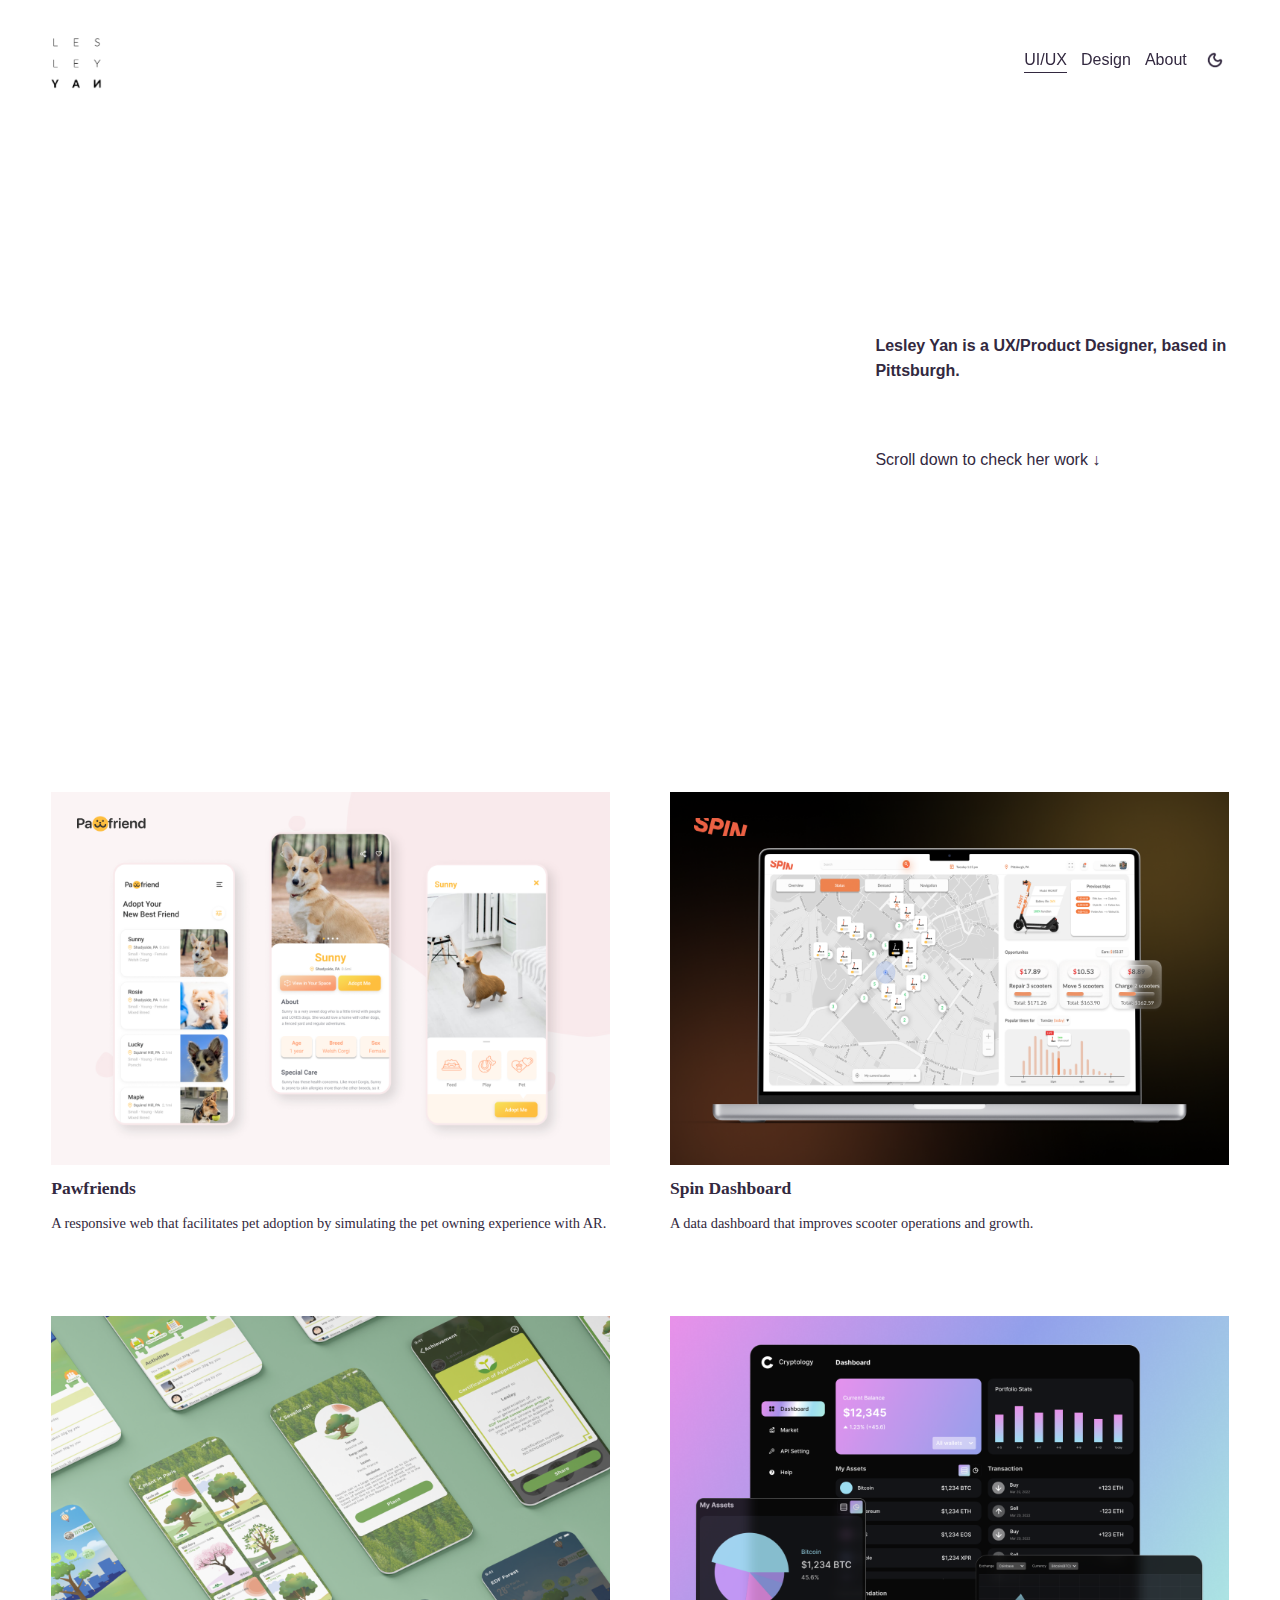
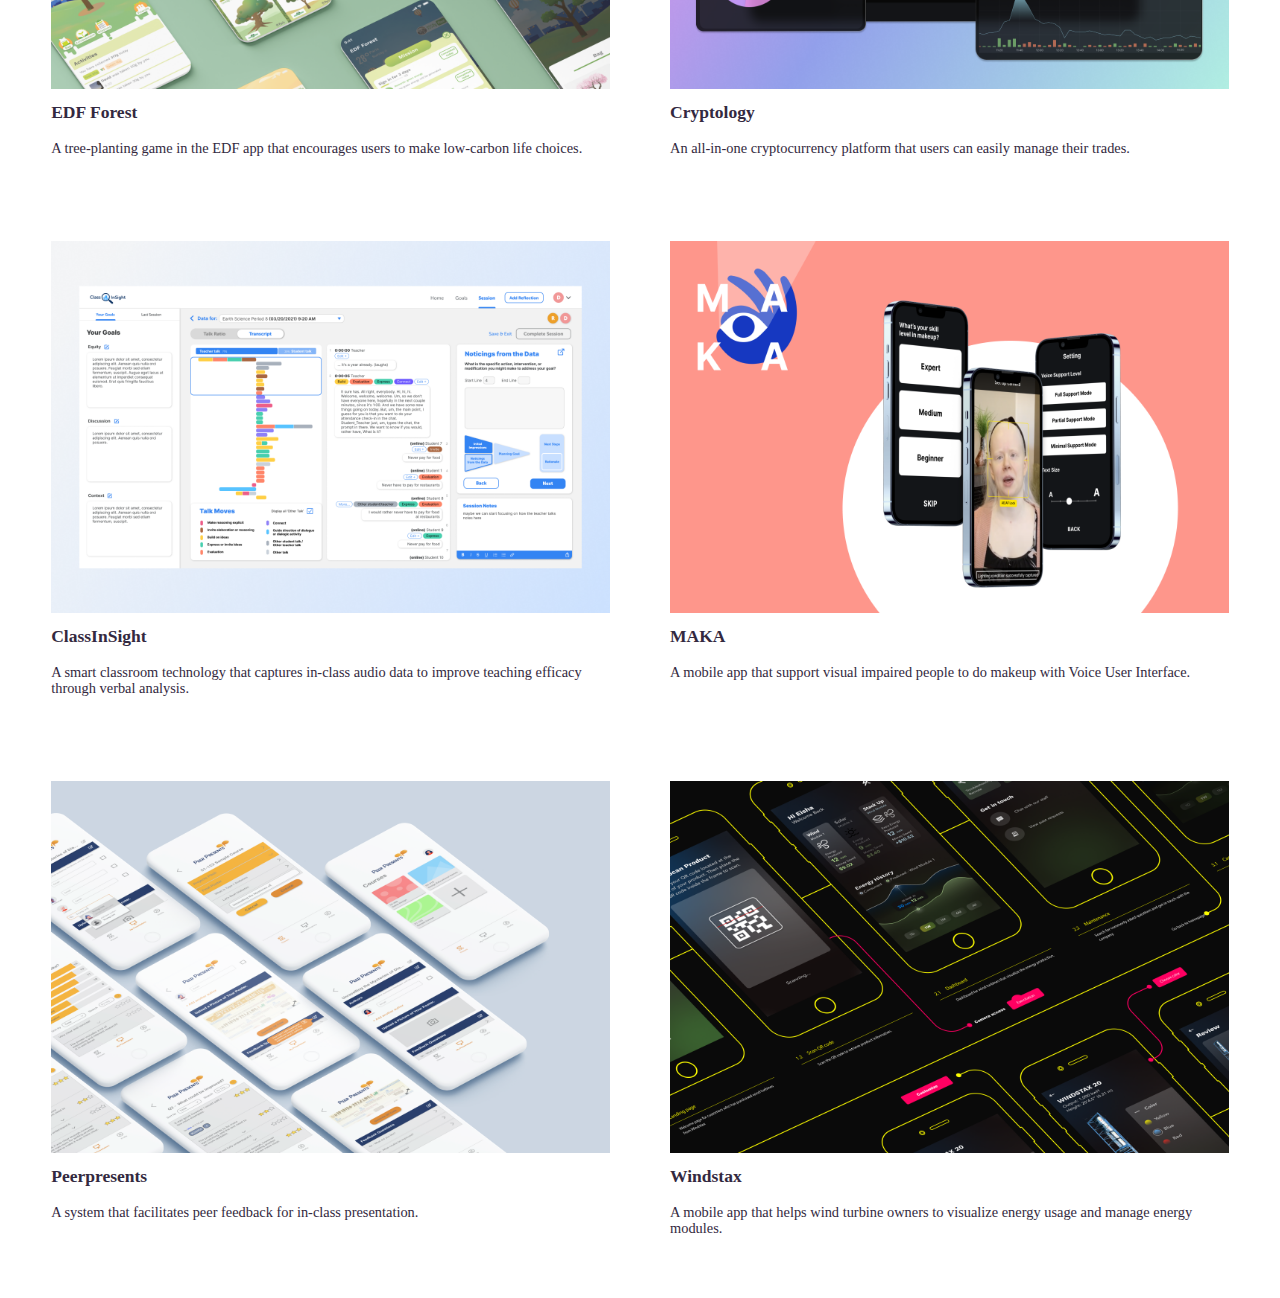
<file: index.html>
<!DOCTYPE html>
<html lang="en">

<head>
  <meta charset="utf-8">
  <meta http-equiv="X-UA-Compatible" content="IE=edge,chrome=1">
  <meta name="viewport" content="width=device-width, initial-scale=1">
  <title>Lesley Yan</title>
  <link rel="shortcut icon" type="image/x-icon" href="favicon.ico">
  <meta name="description" content="">
  <link rel="stylesheet" type="text/css" href="css/index.css">
  <link rel="stylesheet" type="text/css" href="css/animate.min.css">
  <link href="https://fonts.googleapis.com/css?family=DM+Serif+Display|Open+Sans|Avenir" rel="stylesheet">
  <script src="js/jquery.min.js"></script>
  <script src="js/isScroll.js"></script>
  <script>
    $(document).ready(function () {
      isScroll.init('.portfolio-grid-basic');
      const top = $('.header-announcement-bar-wrapper').outerHeight()
      $('.header-menu-nav').css('padding-top', `${top}px`)
      $(window).resize(function () {
        const top = $('.header-announcement-bar-wrapper').outerHeight()
        $('.header-menu-nav').css('padding-top', `${top}px`)
      });
    });

  </script>
</head>

<body class="tweak-portfolio-grid-basic-width-full  tweak-portfolio-grid-basic-height-small" tabindex="-1">
  <div class="clearfix site-wrapper">
    <div class="floating-cart hidden">
      <a href="#" class="icon icon--stroke icon--cart sqs-custom-cart">
        <span class="Cart-inner">
          <svg class="icon icon--cart" viewBox="0 0 31 24">
            <g class="svg-icon cart-icon--odd">
              <circle stroke-miterlimit="10" cx="22.5" cy="21.5" r="1"></circle>
              <circle stroke-miterlimit="10" cx="9.5" cy="21.5" r="1"></circle>
              <path fill="none" stroke-miterlimit="10" d="M0,1.5h5c0.6,0,1.1,0.4,1.1,1l1.7,13
      c0.1,0.5,0.6,1,1.1,1h15c0.5,0,1.2-0.4,1.4-0.9l3.3-8.1c0.2-0.5-0.1-0.9-0.6-0.9H12"></path>
            </g>
          </svg>
          <div class="icon-cart-quantity">
            <span class="sqs-cart-quantity">0</span>
          </div>
        </span>
      </a>
    </div>

    <header class="header theme-col--primary" tabindex="-1">
      <div class="sqs-announcement-bar-dropzone"></div>

      <div class="header-announcement-bar-wrapper">
        <a href="#" tabindex="1" class="header-skip-link sqs-button-element--primary">
          Skip to Content
        </a>
        <div class="header-border" style="border-width: 0px !important"></div>
        <div class="header-dropshadow" style=""></div>

        <div class="header-inner container--fluid header-mobile-layout-logo-left-nav-right header-layout-nav-right"
          style="padding: 0">
          <div class="header-background theme-bg--primary"></div>

          <div class="header-display-desktop">
            <div class="header-title-nav-wrapper">
              <div class="header-title">
                <div class="header-title-logo">
                  <a href="index.html">
                    <img src="" class="logoImg" alt="Lesley Yan" />
                  </a>
                </div>
              </div>
              <div class="header-nav">
                <div class="header-nav-wrapper">
                  <nav class="header-nav-list">
                    <div class="header-nav-item header-nav-item--collection header-nav-item--active">
                      <a href="index.html">
                        <span class="visually-hidden">Current Page:</span>

                        UI/UX
                      </a>
                    </div>

                    <div class="header-nav-item header-nav-item--collection">
                      <a href="design.html">
                        Design
                      </a>
                    </div>
                    <div class="header-nav-item header-nav-item--collection">
                      <a href="about.html">
                        About
                      </a>
                    </div>
                    <div class="header-nav-item header-nav-item--collection">
                      <img onclick="changeMode()" src="" id="mode">
                      <style>
                        #mode {
                          width: 28px;
                          cursor: pointer;
                        }
                      </style>
                    </div>
                  </nav>
                </div>
              </div>
            </div>

            <div class="header-actions header-actions--right">
              <div class="showOnMobile"></div>

              <div class="showOnDesktop"></div>
            </div>

            <div class="header-burger menu-overlay-has-visible-non-navigation-items no-actions">
              <button class="header-burger-btn burger">
                <span hidden="" class="js-header-burger-open-title visually-hidden">Open Menu</span>
                <span hidden="" class="js-header-burger-close-title visually-hidden">Close Menu</span>
                <div class="burger-box">
                  <div class="burger-inner header-menu-icon-doubleLineHamburger">
                    <div class="top-bun"></div>
                    <div class="patty"></div>
                    <div class="bottom-bun"></div>
                  </div>
                </div>
              </button>
            </div>
          </div>
          <div class="header-display-mobile">
            <div class="header-title-nav-wrapper">
              <div class="header-title">
                <div class="header-title-logo">
                  <a href="index.html">
                    <img src="" class="logoImg" alt="Lesley Yan" />
                  </a>
                </div>
              </div>

              <div class="header-nav">
                <div class="header-nav-wrapper">
                  <nav class="header-nav-list">
                    <div
                      class="header-nav-item header-nav-item--collection header-nav-item--active header-nav-item--homepage">
                      <a href="index.html">
                        <span class="visually-hidden">Current Page:</span>

                        UI/UX
                      </a>
                    </div>

                    <div class="header-nav-item header-nav-item--collection">
                      <a href="about.html">
                        About
                      </a>
                    </div>
                  </nav>
                </div>
              </div>
            </div>

            <div class="header-actions header-actions--right">
              <div class="showOnMobile"></div>

              <div class="showOnDesktop"></div>
            </div>

            <div class="header-burger menu-overlay-has-visible-non-navigation-items no-actions">
              <button class="header-burger-btn burger" onclick="openMenu(this)">
                <span hidden="" class="js-header-burger-open-title visually-hidden">Open Menu</span>
                <span hidden="" class="js-header-burger-close-title visually-hidden">Close Menu</span>
                <div class="burger-box">
                  <div class="burger-inner header-menu-icon-doubleLineHamburger">
                    <div class="top-bun"></div>
                    <div class="patty"></div>
                    <div class="bottom-bun"></div>
                  </div>
                </div>
              </button>
            </div>
          </div>
        </div>
      </div>
      <div class="header-menu header-menu--folder-list">
        <div class="header-menu-bg theme-bg--primary"></div>
        <div class="header-menu-nav">
          <nav class="header-menu-nav-list">
            <div class="header-menu-nav-folder header-menu-nav-folder--active">
              <div class="header-menu-nav-folder-content">
                <div
                  class="container header-menu-nav-item header-menu-nav-item--collection header-menu-nav-item--active header-menu-nav-item--homepage">
                  <a href="index.html">
                    <span class="visually-hidden">Current Page:</span>

                    UI/UX
                  </a>
                </div>
                <div class="container header-menu-nav-item header-menu-nav-item--collection">
                  <a href="#"> Design </a>
                </div>
                <div class="container header-menu-nav-item header-menu-nav-item--collection">
                  <a href="about.html"> About </a>
                </div>
              </div>

              <div class="header-menu-actions"></div>
            </div>
          </nav>
        </div>
      </div>
    </header>

    <main class="container" role="main">
      <div class="iframeBox">
      <iframe src='https://my.spline.design/macbookprocopy-444c4a88b633626ab63fe9853affa2fa/' frameborder='0' width='100%' height='100%'></iframe>
        <div >
         <h4>Lesley Yan is a UX/Product Designer, based in Pittsburgh.</h4>
        <br>
        <p>Scroll down to check her work ↓</p>
        </div>
      </div>
      <article class="sections">
        <section
          class="page-section content-collection full-bleed-section collection-type-portfolio-grid-basic background-width--full-bleed section-height--medium content-width--wide horizontal-alignment--center vertical-alignment--middle">
          <div class="section-background"></div>

          <div class="content-wrapper" style="">
            <div class="content">
              <div class="portfolio-grid-basic grid-wrapper collection-content-wrapper animated"
                data-animation="fadeInUp">
                <a class="grid-item" href="#">
                  <div class="grid-image">
                    <div class="grid-image-inner-wrapper">
                      <img alt="Pawfriends" src="img/Pawfriends.png" />
                    </div>
                  </div>
                  <div class="portfolio-text">
                    <h3 class="portfolio-title">Pawfriends</h3>
                    <h4 class="portfolio-subtitle">A responsive web that facilitates pet adoption by simulating the pet
                      owning experience with AR.</h4>
                  </div>
                </a>
                <a class="grid-item" href="#">
                  <div class="grid-image">
                    <div class="grid-image-inner-wrapper">
                      <img alt="Spin Dashboard" src="img/Spin%2BDashboard.png" />
                    </div>
                  </div>
                  <div class="portfolio-text">
                    <h3 class="portfolio-title">Spin Dashboard</h3>
                    <h4 class="portfolio-subtitle">A data dashboard that improves scooter operations and growth.</h4>
                  </div>
                </a>
                <a class="grid-item" href="#">
                  <div class="grid-image">
                    <div class="grid-image-inner-wrapper">
                      <img alt="EDF Forest" src="img/EDF%2BForest.png" />
                    </div>
                  </div>
                  <div class="portfolio-text">
                    <h3 class="portfolio-title">EDF Forest </h3>
                    <h4 class="portfolio-subtitle">A tree-planting game in the EDF app that encourages users to make
                      low-carbon life choices.</h4>
                  </div>
                </a>

                <a class="grid-item" href="#">
                  <div class="grid-image">
                    <div class="grid-image-inner-wrapper">
                      <img alt="cryptology" src="img/cryptology.png" />
                    </div>
                  </div>
                  <div class="portfolio-text">
                    <h3 class="portfolio-title">Cryptology </h3>
                    <h4 class="portfolio-subtitle">An all-in-one cryptocurrency platform that users can easily manage their trades.</h4>
                  </div>
                </a>

                <a class="grid-item" href="#">
                  <div class="grid-image">
                    <div class="grid-image-inner-wrapper">
                      <img alt="classinsight" src="img/classinsight.png" />
                    </div>
                  </div>
                  <div class="portfolio-text">
                    <h3 class="portfolio-title">ClassInSight </h3>
                    <h4 class="portfolio-subtitle">A smart classroom technology that captures in-class audio data to improve teaching efficacy through verbal analysis.</h4>
                  </div>
                </a>

                <a class="grid-item" href="#">
                  <div class="grid-image">
                    <div class="grid-image-inner-wrapper">
                      <img alt="MAKA" src="img/maka.png" />
                    </div>
                  </div>
                  <div class="portfolio-text">
                    <h3 class="portfolio-title">MAKA </h3>
                    <h4 class="portfolio-subtitle">A mobile app that support visual impaired people to do makeup with
                      Voice User Interface.</h4>
                  </div>
                </a>

                <a class="grid-item" href="#">
                  <div class="grid-image">
                    <div class="grid-image-inner-wrapper">
                      <img alt="Peerpresents" src="img/Peerpresents.png" />
                    </div>
                  </div>
                  <div class="portfolio-text">
                    <h3 class="portfolio-title">Peerpresents</h3>
                    <h4 class="portfolio-subtitle">A system that facilitates peer feedback for in-class presentation.
                    </h4>
                  </div>
                </a>

                <a class="grid-item" href="#">
                  <div class="grid-image">
                    <div class="grid-image-inner-wrapper">
                      <img alt="Windstax" src="img/Windstax.png" />
                    </div>
                  </div>
                  <div class="portfolio-text">
                    <h3 class="portfolio-title">Windstax</h3>
                    <h4 class="portfolio-subtitle">A mobile app that helps wind turbine owners to visualize energy usage
                      and manage energy modules.</h4>
                  </div>
                </a>
              </div>
            </div>
          </div>
        </section>
      </article>
    </main>
  </div>
  <script>
    function openMenu(_this) {
      $('body').toggleClass('header--menu-open')
      $(_this).toggleClass('burger--active')
    }
    var mode = localStorage.getItem('mode') ? localStorage.getItem('mode') : 'light'
    initMode(mode)
    function initMode(mode) {
      if (mode === 'light') {
        $('#mode').attr('src', './img/dark_mode.png')
        $('*').css('cssText', 'color:#332940 !important;')
        $('main').css('cssText', 'background: #fff !important')
        $('.logoImg').attr('src', './img/logo.png')
      } else {
        $('#mode').attr('src', './img/light_mode.png')
        $('*').css('cssText', 'color:#fff !important;')
        $('main').css('cssText', 'background: #332940 !important')
        $('.logoImg').attr('src', './img/logo_white.png')
      }
    }
    function changeMode() {
      if (mode === 'light') {
        mode = 'dark'
        $('#mode').attr('src', './img/light_mode.png')
        $('*').css('cssText', 'color:#fff !important;')
        $('main').css('cssText', 'background: #332940 !important')
        $('.logoImg').attr('src', './img/logo_white.png')

      } else {
        mode = 'light'
        $('#mode').attr('src', './img/dark_mode.png')
        $('*').css('cssText', 'color:#332940 !important;')
        $('main').css('cssText', 'background: #fff !important')
        $('.logoImg').attr('src', './img/logo.png')
      }
      localStorage.setItem('mode', mode)
    }
  </script>
</body>

</html>
</file>
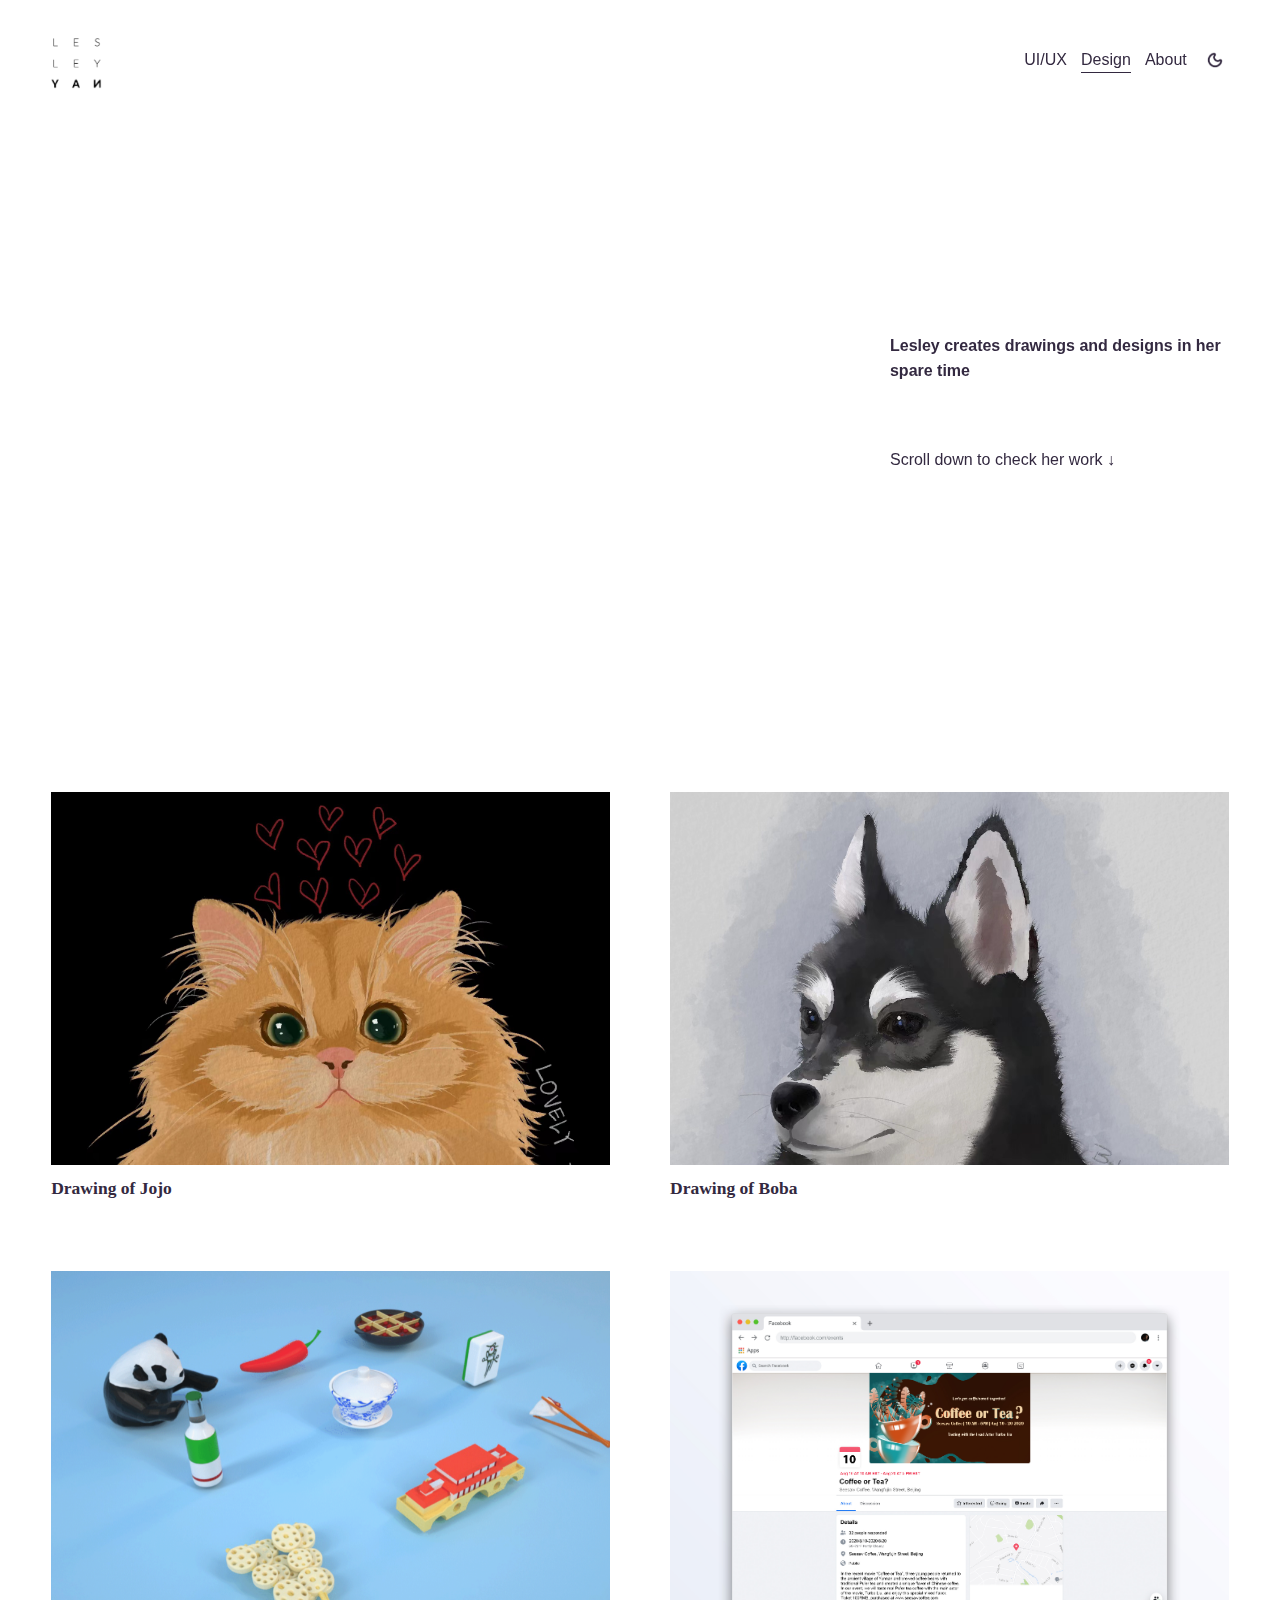
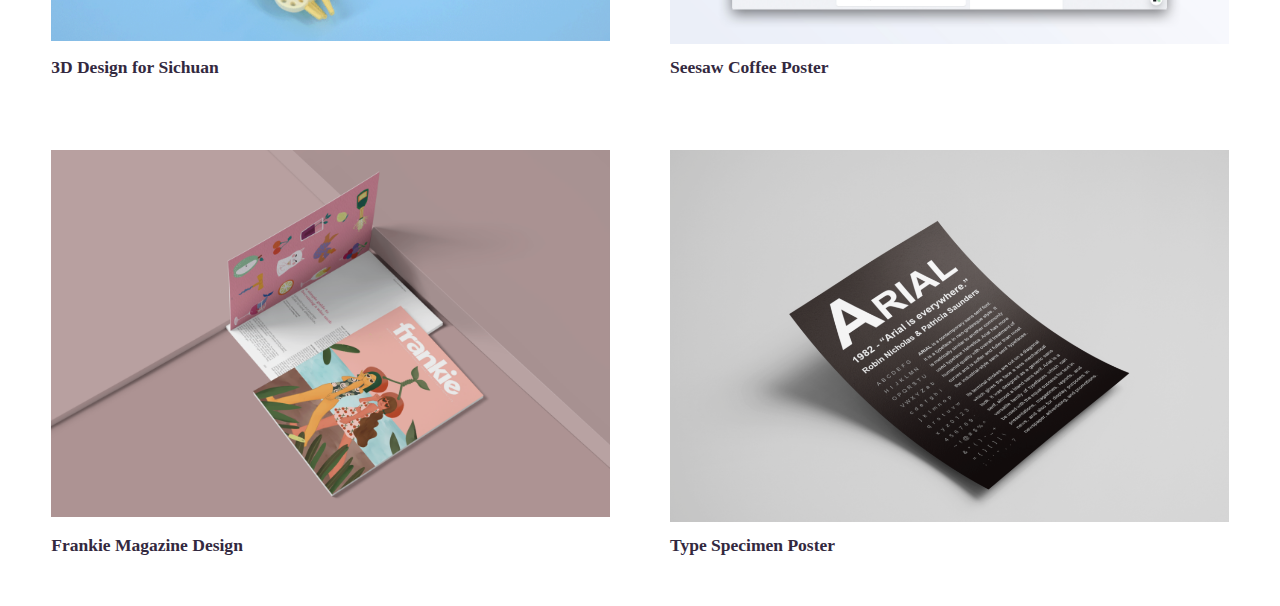
<file: design.html>
<!DOCTYPE html>
<html lang="en">

<head>
    <meta charset="utf-8">
    <meta http-equiv="X-UA-Compatible" content="IE=edge,chrome=1">
    <meta name="viewport" content="width=device-width, initial-scale=1">
    <title>Lesley Yan</title>
    <link rel="shortcut icon" type="image/x-icon" href="favicon.ico">
    <meta name="description" content="">
    <link rel="stylesheet" type="text/css" href="css/index.css">
    <link rel="stylesheet" type="text/css" href="css/animate.min.css">
    <link href="https://fonts.googleapis.com/css?family=DM+Serif+Display|Open+Sans|Avenir" rel="stylesheet">
    <script src="js/jquery.min.js"></script>
    <script src="js/isScroll.js"></script>
    <script>
        $(document).ready(function () {
            isScroll.init('.portfolio-grid-basic');
            const top = $('.header-announcement-bar-wrapper').outerHeight()
            $('.header-menu-nav').css('padding-top', `${top}px`)
            $(window).resize(function () {
                const top = $('.header-announcement-bar-wrapper').outerHeight()
                $('.header-menu-nav').css('padding-top', `${top}px`)
            });
        });

    </script>
</head>

<body class="tweak-portfolio-grid-basic-width-full  tweak-portfolio-grid-basic-height-small" tabindex="-1">
    <div class="clearfix site-wrapper">
        <div class="floating-cart hidden">
            <a href="#" class="icon icon--stroke icon--cart sqs-custom-cart">
                <span class="Cart-inner">
                    <svg class="icon icon--cart" viewBox="0 0 31 24">
                        <g class="svg-icon cart-icon--odd">
                            <circle stroke-miterlimit="10" cx="22.5" cy="21.5" r="1"></circle>
                            <circle stroke-miterlimit="10" cx="9.5" cy="21.5" r="1"></circle>
                            <path fill="none" stroke-miterlimit="10" d="M0,1.5h5c0.6,0,1.1,0.4,1.1,1l1.7,13
      c0.1,0.5,0.6,1,1.1,1h15c0.5,0,1.2-0.4,1.4-0.9l3.3-8.1c0.2-0.5-0.1-0.9-0.6-0.9H12"></path>
                        </g>
                    </svg>
                    <div class="icon-cart-quantity">
                        <span class="sqs-cart-quantity">0</span>
                    </div>
                </span>
            </a>
        </div>

        <header class="header theme-col--primary" tabindex="-1">
            <div class="sqs-announcement-bar-dropzone"></div>

            <div class="header-announcement-bar-wrapper">
                <a href="#" tabindex="1" class="header-skip-link sqs-button-element--primary">
                    Skip to Content
                </a>
                <div class="header-border" style="border-width: 0px !important"></div>
                <div class="header-dropshadow" style=""></div>

                <div class="header-inner container--fluid header-mobile-layout-logo-left-nav-right header-layout-nav-right"
                    style="padding: 0">
                    <div class="header-background theme-bg--primary"></div>

                    <div class="header-display-desktop">
                        <div class="header-title-nav-wrapper">
                            <div class="header-title">
                                <div class="header-title-logo">
                                    <a href="index.html">
                                        <img src="" class="logoImg" alt="Lesley Yan" />
                                    </a>
                                </div>
                            </div>
                            <div class="header-nav">
                                <div class="header-nav-wrapper">
                                    <nav class="header-nav-list">
                                        <div class="header-nav-item header-nav-item--collection">
                                            <a href="index.html">
                                                <span class="visually-hidden">Current Page:</span>

                                                UI/UX
                                            </a>
                                        </div>

                                        <div
                                            class="header-nav-item header-nav-item--collection header-nav-item--active">
                                            <a href="#">
                                                Design
                                            </a>
                                        </div>
                                        <div class="header-nav-item header-nav-item--collection">
                                            <a href="about.html">
                                                About
                                            </a>
                                        </div>
                                        <div class="header-nav-item header-nav-item--collection">
                                            <img onclick="changeMode()" src="" id="mode">
                                            <style>
                                                #mode {
                                                    width: 28px;
                                                    cursor: pointer;
                                                }
                                            </style>
                                        </div>
                                    </nav>
                                </div>
                            </div>
                        </div>

                        <div class="header-actions header-actions--right">
                            <div class="showOnMobile"></div>

                            <div class="showOnDesktop"></div>
                        </div>

                        <div class="header-burger menu-overlay-has-visible-non-navigation-items no-actions">
                            <button class="header-burger-btn burger">
                                <span hidden="" class="js-header-burger-open-title visually-hidden">Open Menu</span>
                                <span hidden="" class="js-header-burger-close-title visually-hidden">Close Menu</span>
                                <div class="burger-box">
                                    <div class="burger-inner header-menu-icon-doubleLineHamburger">
                                        <div class="top-bun"></div>
                                        <div class="patty"></div>
                                        <div class="bottom-bun"></div>
                                    </div>
                                </div>
                            </button>
                        </div>
                    </div>
                    <div class="header-display-mobile">
                        <div class="header-title-nav-wrapper">
                            <div class="header-title">
                                <div class="header-title-logo">
                                    <a href="index.html">
                                        <img src="" class="logoImg" alt="Lesley Yan" />
                                    </a>
                                </div>
                            </div>

                            <div class="header-nav">
                                <div class="header-nav-wrapper">
                                    <nav class="header-nav-list">
                                        <div
                                            class="header-nav-item header-nav-item--collection header-nav-item--active header-nav-item--homepage">
                                            <a href="index.html">
                                                <span class="visually-hidden">Current Page:</span>

                                                UI/UX
                                            </a>
                                        </div>

                                        <div class="header-nav-item header-nav-item--collection">
                                            <a href="about.html">
                                                About
                                            </a>
                                        </div>
                                    </nav>
                                </div>
                            </div>
                        </div>

                        <div class="header-actions header-actions--right">
                            <div class="showOnMobile"></div>

                            <div class="showOnDesktop"></div>
                        </div>

                        <div class="header-burger menu-overlay-has-visible-non-navigation-items no-actions">
                            <button class="header-burger-btn burger" onclick="openMenu(this)">
                                <span hidden="" class="js-header-burger-open-title visually-hidden">Open Menu</span>
                                <span hidden="" class="js-header-burger-close-title visually-hidden">Close Menu</span>
                                <div class="burger-box">
                                    <div class="burger-inner header-menu-icon-doubleLineHamburger">
                                        <div class="top-bun"></div>
                                        <div class="patty"></div>
                                        <div class="bottom-bun"></div>
                                    </div>
                                </div>
                            </button>
                        </div>
                    </div>
                </div>
            </div>
            <div class="header-menu header-menu--folder-list">
                <div class="header-menu-bg theme-bg--primary"></div>
                <div class="header-menu-nav">
                    <nav class="header-menu-nav-list">
                        <div class="header-menu-nav-folder header-menu-nav-folder--active">
                            <div class="header-menu-nav-folder-content">
                                <div
                                    class="container header-menu-nav-item header-menu-nav-item--collection header-menu-nav-item--active header-menu-nav-item--homepage">
                                    <a href="index.html">
                                        <span class="visually-hidden">Current Page:</span>

                                        UI/UX
                                    </a>
                                </div>
                                <div class="container header-menu-nav-item header-menu-nav-item--collection">
                                    <a href="#"> Design </a>
                                </div>
                                <div class="container header-menu-nav-item header-menu-nav-item--collection">
                                    <a href="about.html"> About </a>
                                </div>
                            </div>

                            <div class="header-menu-actions"></div>
                        </div>
                    </nav>
                </div>
            </div>
        </header>

        <main class="container" role="main">
            <div class="iframeBox">
                <iframe src='https://my.spline.design/sketchbookcopy-b0bf0ae18c8c04ed2fc01fa23a89c597/' frameborder='0' width='100%' height='100%'></iframe>
                <div >
                    <h4>Lesley creates drawings and designs in her spare time</h4>
                    <br>
                    <p>Scroll down to check her work ↓</p>
                </div>
            </div>
            <article class="sections">
                <section
                    class="page-section content-collection full-bleed-section collection-type-portfolio-grid-basic background-width--full-bleed section-height--medium content-width--wide horizontal-alignment--center vertical-alignment--middle">
                    <div class="section-background"></div>

                    <div class="content-wrapper" style="">
                        <div class="content">
                            <div class="portfolio-grid-basic grid-wrapper collection-content-wrapper animated"
                                data-animation="fadeInUp">

                                <a class="grid-item" href="#">
                                    <div class="grid-image">
                                        <div class="grid-image-inner-wrapper">
                                            <img alt="Drawing of Jojo" src="img/cat.jpeg" />
                                        </div>
                                    </div>
                                    <div class="portfolio-text">
                                        <h3 class="portfolio-title">Drawing of Jojo</h3>
                                        </h4>
                                    </div>
                                </a>

                                <a class="grid-item" href="#">
                                    <div class="grid-image">
                                        <div class="grid-image-inner-wrapper">
                                            <img alt="Drawing of Boba" src="img/dog.jpeg" />
                                        </div>
                                    </div>
                                    <div class="portfolio-text">
                                        <h3 class="portfolio-title">Drawing of Boba</h3>
                                    </div>
                                </a>

                                <a class="grid-item" href="#">
                                    <div class="grid-image">
                                        <div class="grid-image-inner-wrapper">
                                            <img alt="3D Design for Sichuan" src="img/chengdu.png" />
                                        </div>
                                    </div>
                                    <div class="portfolio-text">
                                        <h3 class="portfolio-title">3D Design for Sichuan </h3>
                                    </div>
                                </a>

                                <a class="grid-item" href="#">
                                    <div class="grid-image">
                                        <div class="grid-image-inner-wrapper">
                                            <img alt="Seesaw Coffee Poster" src="img/coffee.jpg" />
                                        </div>
                                    </div>
                                    <div class="portfolio-text">
                                        <h3 class="portfolio-title">Seesaw Coffee Poster</h3>
                                    </div>
                                </a>
                                <a class="grid-item" href="#">
                                    <div class="grid-image">
                                        <div class="grid-image-inner-wrapper">
                                            <img alt="Frankie Magazine Design" src="img/frankiemagazine.png" />
                                        </div>
                                    </div>
                                    <div class="portfolio-text">
                                        <h3 class="portfolio-title">Frankie Magazine Design </h3>
                                    </div>
                                </a>

                                <a class="grid-item" href="#">
                                    <div class="grid-image">
                                        <div class="grid-image-inner-wrapper">
                                            <img alt="Type Specimen Poster" src="img/arial.png" />
                                        </div>
                                    </div>
                                    <div class="portfolio-text">
                                        <h3 class="portfolio-title">Type Specimen Poster </h3>
                                    </div>
                                </a>

                            </div>
                        </div>
                    </div>
                </section>
            </article>
        </main>
    </div>
    <script>
        function openMenu(_this) {
            $('body').toggleClass('header--menu-open')
            $(_this).toggleClass('burger--active')
        }
        var mode = localStorage.getItem('mode') ? localStorage.getItem('mode') : 'light'
        initMode(mode)
        function initMode(mode) {
            if (mode === 'light') {
                $('#mode').attr('src', './img/dark_mode.png')
                $('*').css('cssText', 'color:#332940 !important;')
                $('main').css('cssText', 'background: #fff !important')
                $('.logoImg').attr('src', './img/logo.png')
            } else {
                $('#mode').attr('src', './img/light_mode.png')
                $('*').css('cssText', 'color:#fff !important;')
                $('main').css('cssText', 'background: #332940 !important')
                $('.logoImg').attr('src', './img/logo_white.png')
            }
        }
        function changeMode() {
            if (mode === 'light') {
                mode = 'dark'
                $('#mode').attr('src', './img/light_mode.png')
                $('*').css('cssText', 'color:#fff !important;')
                $('main').css('cssText', 'background: #332940 !important')
                $('.logoImg').attr('src', './img/logo_white.png')

            } else {
                mode = 'light'
                $('#mode').attr('src', './img/dark_mode.png')
                $('*').css('cssText', 'color:#332940 !important;')
                $('main').css('cssText', 'background: #fff !important')
                $('.logoImg').attr('src', './img/logo.png')
            }
            localStorage.setItem('mode', mode)
        }
    </script>
</body>

</html>
</file>
<file: css/index.css>
* {
    color: #332940 !important;
}

article,
footer,
header,
main,
nav,
section {
    display: block
}

[hidden] {
    display: none
}

html {
    font-family: sans-serif;
    -ms-text-size-adjust: 100%;
    -webkit-text-size-adjust: 100%
}

body {
    margin: 0
}

a {
    background: transparent
}

a:focus {
    outline: thin dotted
}

a:active,
a:hover {
    outline: 0
}

img {
    border: 0
}

svg:not(:root) {
    overflow: hidden
}

button {
    font-family: inherit;
    font-size: 100%;
    margin: 0
}

button {
    line-height: normal
}

button {
    text-transform: none
}

button {
    -webkit-appearance: button;
    cursor: pointer
}

button::-moz-focus-inner {
    border: 0;
    padding: 0
}



.page-section>.content-wrapper {
    max-width: 1400px;
    margin: 0 auto;
    box-sizing: border-box
}

.page-section.full-bleed-section>.content-wrapper {
    max-width: 100%
}

.page-section:not(.full-bleed-section)>.content-wrapper {
    padding-right: 4vw;
    padding-left: 4vw;
    margin: 0 auto;
    box-sizing: content-box
}

.page-section .collection-content-wrapper {
    width: 100%;
    padding-right: 4vw;
    padding-left: 4vw;
    margin: 0 auto;
    box-sizing: border-box
}

@media screen and (max-width: 767px) {
    .page-section:not(.full-bleed-section)>.content-wrapper {
        padding-right: 6vw;
        padding-left: 6vw;
        box-sizing: border-box
    }

    .page-section .collection-content-wrapper {
        padding-right: 6vw;
        padding-left: 6vw
    }
}

html,
body {
    font-size: 16px
}

.site-wrapper {
    font-family: "proxima-nova", "Helvetica Neue", Helvetica, Arial, sans-serif;
    line-height: 1.8em;
    font-family: "Helvetica Neue", Arial, sans-serif;
    font-weight: 400;
    font-style: normal;
    letter-spacing: 0em;
    text-transform: none;
    line-height: 1.6em;
    font-size: 1rem;
    line-height: 1.6;
    -webkit-font-smoothing: antialiased
}

@media screen and (min-width:0) and (max-width:calc(1512px - 1px)) and (orientation:landscape) {

    .site-wrapper {
        font-size: calc((1 - 1) * 1.2vw + 1rem)
    }
}

@media screen and (min-width:0) and (max-width:calc(1512px - 1px)) and (orientation:portrait) {

    .site-wrapper {
        font-size: calc((1 - 1) * 1.2vh + 1rem)
    }
}

@media screen and (min-width:1512px) {

    .site-wrapper {
        font-size: calc(1 * 1rem)
    }
}

h3 {
    font-family: "proxima-nova", "Helvetica Neue", Helvetica, Arial, sans-serif;
    line-height: 1.2em;
    font-family: Open Sans;
    font-weight: 600;
    font-style: normal;
    letter-spacing: 0em;
    text-transform: none;
    line-height: 1.4em;
    font-size: 2rem
}

h3 {
    line-height: 1.3608
}

@media screen and (min-width:0) and (max-width:calc(1512px - 1px)) and (orientation:landscape) {
    h3 {
        font-size: calc((1.7 - 1) * 1.2vw + 1rem)
    }
}

@media screen and (min-width:0) and (max-width:calc(1512px - 1px)) and (orientation:portrait) {
    h3 {
        font-size: calc((1.7 - 1) * 1.2vh + 1rem)
    }
}

@media screen and (min-width:1512px) {
    h3 {
        font-size: calc(1.7 * 1rem)
    }
}

h3 {
    margin: 2rem 0
}

.header-nav-item {
    font-family: "proxima-nova", "Helvetica Neue", Helvetica, Arial, sans-serif;
    font-weight: 600;
    line-height: 1.2em;
    font-family: "Helvetica Neue", Arial, sans-serif;
    font-weight: 400;
    font-style: normal;
    letter-spacing: 0em;
    text-transform: none;
    line-height: 1.6em;
    font-size: 1rem
}

@media screen and (min-width:0) and (max-width:calc(1512px - 1px)) and (orientation:landscape) {

    .header-nav-item {
        font-size: calc((1 - 1) * 1.2vw + 1rem)
    }
}

@media screen and (min-width:0) and (max-width:calc(1512px - 1px)) and (orientation:portrait) {

    .header-nav-item {
        font-size: calc((1 - 1) * 1.2vh + 1rem)
    }
}

@media screen and (min-width:1512px) {

    .header-nav-item {
        font-size: calc(1 * 1rem)
    }
}

.header-menu-nav-item {
    font-family: "proxima-nova", "Helvetica Neue", Helvetica, Arial, sans-serif;
    font-weight: 600;
    line-height: 1.2em;
    font-family: "Helvetica Neue", Arial, sans-serif;
    font-weight: 400;
    font-style: normal;
    letter-spacing: 0em;
    text-transform: none;
    line-height: 1.6em;
    font-size: 1rem;
    line-height: 1
}

.header-menu {
    font-size: 1.2em
}

.header-menu-nav-item a {
    font-size: 8.5vmin
}

@media screen and (min-width: 576px) {
    .header-menu-nav-item a {
        font-size: 6.6vmin
    }
}

@media screen and (min-width: 768px) {
    .header-menu-nav-item a {
        font-size: 6vmin
    }
}

.portfolio-grid-basic .portfolio-title {
    font-family: Avenir;
    font-weight: 800;
    font-style: normal;
    letter-spacing: 0em;
    text-transform: none;
    line-height: 1;
    font-size: 1.1rem;
}

.portfolio-subtitle {
    font-family: Avenir;
    font-weight: 400;
    font-style: normal;
    letter-spacing: 0em;
    text-transform: none;
    line-height: 1.1;
    font-size: 0.9rem;
}

@media screen and (min-width:0) and (max-width:calc(1512px - 1px)) and (orientation:landscape) {
    .portfolio-grid-basic .portfolio-title {
        font-size: calc((1.1 - 1) * 1.2vw + 1rem)
    }
}

@media screen and (min-width:0) and (max-width:calc(1512px - 1px)) and (orientation:portrait) {
    .portfolio-grid-basic .portfolio-title {
        font-size: calc((1.1 - 1) * 1.2vh + 1rem)
    }
}

@media screen and (min-width:1512px) {
    .portfolio-grid-basic .portfolio-title {
        font-size: calc(1.1 * 1rem)
    }
}

@supports (text-decoration-thickness: 1px) and (text-underline-offset: 0.2em) {}

@media screen and (max-width: 991px) {
    html {
        font-size: 16px
    }
}

.primary-button-style-outline .site-wrapper:not(.with-button-variants) .sqs-button-element--primary:not(:hover),
.primary-button-style-outline .site-wrapper:not(.with-button-variants) .sqs-button-element--secondary:not(:hover),
.primary-button-style-outline .site-wrapper:not(.with-button-variants) .sqs-button-element--tertiary:not(:hover),
.primary-button-style-outline .site-wrapper:not(.with-button-variants) .list-item .sqs-block-button-element.list-item-content__button.sqs-button-element--primary:not(:hover),
.primary-button-style-outline .site-wrapper:not(.with-button-variants) .list-item[data-is-card-enabled="true"] .list-item-content .sqs-block-button-element.list-item-content__button.sqs-button-element--primary:not(:hover),
.primary-button-style-outline .site-wrapper:not(.with-button-variants) .sqs-block-form .sqs-editable-button.sqs-button-element--primary:not(:hover),
.primary-button-style-outline .site-wrapper:not(.with-button-variants) .header-menu-cta .btn.sqs-button-element--primary:not(:hover),
.primary-button-style-outline .site-wrapper:not(.with-button-variants) .tock-block div#Tock_widget_container>div.TockWidgetWrapper .TockButton-blue.sqs-button-element--primary:not(:hover) {
    background: transparent
}

.primary-button-style-outline .site-wrapper:not(.with-button-variants) .newsletter-form-button.sqs-system-button.sqs-button-element--primary:not(:hover) {
    background: transparent !important
}

.primary-button-style-outline .site-wrapper:not(.with-button-variants)~.sqs-modal-lightbox .sqs-modal-lightbox-content .sqs-button-element--primary:not(:hover) {
    background: transparent
}

.primary-button-style-outline .sqs-button-element--primary:not(:hover),
.primary-button-style-outline .list-item .sqs-block-button-element.list-item-content__button.sqs-button-element--primary:not(:hover),
.primary-button-style-outline .list-item[data-is-card-enabled="true"] .sqs-block-button-element.list-item-content__button.sqs-button-element--primary:not(:hover),
.primary-button-style-outline .sqs-block-form .sqs-editable-button.sqs-button-element--primary:not(:hover),
.primary-button-style-outline .header-menu-cta .btn.sqs-button-element--primary:not(:hover),
.primary-button-style-outline .tock-block div#Tock_widget_container>div.TockWidgetWrapper .TockButton-blue.sqs-button-element--primary:not(:hover),
.primary-button-style-outline .sqs-modal-lightbox-content .sqs-button-element--primary:not(:hover) {
    background: transparent
}

.primary-button-style-outline .newsletter-form-button.sqs-system-button.sqs-button-element--primary:not(:hover) {
    background: transparent !important
}

.secondary-button-style-outline .with-button-variants .sqs-button-element--secondary:not(:hover),
.secondary-button-style-outline .with-button-variants .list-item .sqs-block-button-element.list-item-content__button.sqs-button-element--secondary:not(:hover),
.secondary-button-style-outline .with-button-variants .list-item[data-is-card-enabled="true"] .sqs-block-button-element.list-item-content__button.sqs-button-element--secondary:not(:hover),
.secondary-button-style-outline .with-button-variants .sqs-block-form .sqs-editable-button.sqs-button-element--secondary:not(:hover),
.secondary-button-style-outline .with-button-variants .header-menu-cta .btn.sqs-button-element--secondary:not(:hover),
.secondary-button-style-outline .with-button-variants .tock-block div#Tock_widget_container>div.TockWidgetWrapper .TockButton-blue.sqs-button-element--secondary:not(:hover),
.secondary-button-style-outline .with-button-variants .sqs-modal-lightbox-content .sqs-button-element--secondary:not(:hover) {
    background: transparent
}

.tertiary-button-style-outline .with-button-variants .sqs-button-element--tertiary:not(:hover),
.tertiary-button-style-outline .with-button-variants .list-item .sqs-block-button-element.list-item-content__button.sqs-button-element--tertiary:not(:hover),
.tertiary-button-style-outline .with-button-variants .list-item[data-is-card-enabled="true"] .sqs-block-button-element.list-item-content__button.sqs-button-element--tertiary:not(:hover),
.tertiary-button-style-outline .with-button-variants .sqs-block-form .sqs-editable-button.sqs-button-element--tertiary:not(:hover),
.tertiary-button-style-outline .with-button-variants .header-menu-cta .btn.sqs-button-element--tertiary:not(:hover),
.tertiary-button-style-outline .with-button-variants .tock-block div#Tock_widget_container>div.TockWidgetWrapper .TockButton-blue.sqs-button-element--tertiary:not(:hover),
.tertiary-button-style-outline .with-button-variants .sqs-modal-lightbox-content .sqs-button-element--tertiary:not(:hover) {
    background: transparent
}

/*! WARNING: Stylesheet from template.conf missing: mixins/blog-image.less */
a {
    cursor: pointer;
    color: inherit;
    text-decoration: none
}

.burger {
    position: relative;
    display: inline-block;
    cursor: pointer;
    background-color: transparent;
    border: none
}

.burger-box {
    position: relative;
    display: flex;
    align-items: center;
    justify-content: center;
    width: 35px;
    height: 35px
}

.burger-inner {
    width: 100%;
    height: 100%
}

.burger-inner .top-bun,
.burger-inner .patty,
.burger-inner .bottom-bun {
    position: absolute;
    display: block;
    top: 0;
    left: 0;
    bottom: 0;
    margin: auto;
    content: '';
    width: 100%;
    height: 1px;
    transition: transform 250ms cubic-bezier(.2, .6, .3, 1), width 250ms cubic-bezier(.2, .6, .3, 1);
    will-change: transform, width
}

.burger-inner.header-menu-icon-doubleLineHamburger .top-bun {
    transform: translatey(-5.5px)
}

.burger-inner.header-menu-icon-doubleLineHamburger .bottom-bun {
    transform: translatey(5.5px)
}

.burger-inner.header-menu-icon-doubleLineHamburger .patty {
    transform: scale(0)
}

.burger--active .burger-inner .top-bun {
    transform: translatex(3.5px) rotate(-135deg);
    width: 28px;
}

.burger--active .burger-inner .patty {
    transform: scale(0);
}

.burger--active .burger-inner .bottom-bun {
    transform: translatex(3.5px) rotate(135deg);
    width: 28px;
}

.icon {
    position: relative;
    display: block;
    width: 25px;
    height: 25px;
    box-sizing: content-box;
    line-height: 1
}

.icon--stroke svg {
    stroke-width: 1px;
    fill: transparent
}

.icon svg {
    width: 100%;
    height: 100%
}

.icon-cart-quantity {
    position: absolute;
    display: block;
    font-family: inherit;
    top: -1em;
    right: -1em;
    min-width: 1em;
    font-size: 10px;
    padding: .5em;
    text-align: right;
    line-height: 1em
}

body {
    word-wrap: break-word;
    overflow-wrap: break-word
}

@supports (--test-custom-property: true) {
    body {
        --sqs-site-gutter: 4vw;
        --sqs-site-max-width: 1400px
    }
}

a {
    color: inherit;
    text-decoration: none
}

:focus {
    outline-offset: 4px
}

:focus,
a:focus {
    outline: none
}


.page-section {
    position: relative;
    display: flex;
    align-items: center;
    box-sizing: border-box
}

.page-section>.content-wrapper {
    width: 100%;
    box-sizing: content-box;
    position: relative
}

.page-section .content {
    width: 100%
}

.page-section>.content-wrapper {
    display: flex
}

@media screen and (min-width: 768px) {
    .page-section.content-width--narrow:not(.content-collection) .content {
        width: 50%
    }
}

@media screen and (max-width: 767px) {
    .page-section .content {
        width: 100% !important
    }
}

.page-section.content-width--wide .content {
    width: 100%
}

.page-section.horizontal-alignment--left>.content-wrapper {
    justify-content: flex-start
}

.page-section.horizontal-alignment--center>.content-wrapper {
    justify-content: center
}

.page-section.section-height--small:not(.content-collection):not(.gallery-section):not(.user-items-list-section) {
    min-height: 33vh
}

.page-section.vertical-alignment--middle:not(.content-collection):not(.gallery-section):not(.user-items-list-section):not(.editmode-changing-rowcount) {
    align-items: center
}

.page-section.vertical-alignment--middle:not(.content-collection):not(.gallery-section):not(.user-items-list-section):not(.editmode-changing-rowcount).section-height--small>.content-wrapper {
    padding-top: 3.3vmax;
    padding-bottom: 3.3vmax
}

.section-background {
    overflow: hidden;
    pointer-events: none
}

.section-background {
    position: absolute;
    top: 0;
    right: 0;
    bottom: 0;
    left: 0
}

.floating-cart {
    position: fixed;
    bottom: 20px;
    right: 20px;
    z-index: 100;
    padding: 17px 17px 13px 13px;
    display: flex;
    justify-content: center;
    align-content: center
}

.floating-cart.hidden {
    display: none
}

/*! WARNING: Stylesheet from template.conf missing: lessons.less */
/*! WARNING: Stylesheet from template.conf missing: lessons-item.less */

/*IE9_SPLIT_MARKER*/

/*! WARNING: Stylesheet from template.conf missing: portfolio-new-test.less */
.portfolio-grid-basic {
    display: grid;
    grid-template-columns: repeat(2, minmax(0, 1fr));
    grid-column-gap: 60px;
    grid-row-gap: 65px;
    grid-auto-rows: min-content
}

.tweak-portfolio-grid-basic-width-full .portfolio-grid-basic {
    width: 100%;
    padding-left: 4vw;
    padding-right: 4vw
}

@media screen and (max-width: 767px) {
    .tweak-portfolio-grid-basic-width-full .portfolio-grid-basic {
        padding-left: 6vw;
        padding-right: 6vw
    }
}

.portfolio-grid-basic .grid-item .grid-image {
    width: 100%;
    position: relative;
    overflow: hidden;
    margin: 0;
    line-height: 0
}

.portfolio-grid-basic .grid-item .grid-image .grid-image-inner-wrapper {
    position: absolute;
    top: 0;
    left: 0;
    bottom: 0;
    right: 0
}

.portfolio-grid-basic .grid-item .grid-image .grid-image-inner-wrapper img {
    width: 100%;
    transition: transform ease 400ms;
}

@media screen and (max-width: 767px) {
    .portfolio-grid-basic {
        grid-template-columns: repeat(1, minmax(0, 1fr))
    }
}

.portfolio-grid-basic .grid-item {
    display: flex;
    flex-direction: column
}

.portfolio-grid-basic .grid-item .grid-image {
    order: 1;
    transition: opacity ease 200ms;
    padding-bottom: 66.666%;
}

.portfolio-grid-basic .grid-item .portfolio-text {
    margin-top: 15px;
    order: 2;
    position: relative
}

.portfolio-grid-basic .grid-item .portfolio-title {
    margin-top: 0;
    padding-top: 0;
    margin-bottom: .5em
}

.portfolio-grid-basic .grid-item:hover img {
    transform: scale(1.1);
}

@media (hover:hover) {
    .portfolio-grid-basic .grid-item:hover .grid-image {
        opacity: .9
    }
}

.tweak-portfolio-grid-basic-height-small .portfolio-grid-basic {
    padding-top: 3.3vw;
    padding-bottom: 3.3vw;
    min-height: 33vh
}


.header {
    z-index: 10;
    position: absolute;
    top: 0;
    right: 0;
    left: 0;
    line-height: 1;
    -webkit-tap-highlight-color: rgba(0, 0, 0, 0);
    pointer-events: none
}

.header .sqs-announcement-bar-dropzone {
    position: relative;
    z-index: 3;
    pointer-events: auto
}

.header .header-announcement-bar-wrapper {
    position: relative;
    z-index: 2;
    width: 100%;
    box-sizing: border-box;
    padding-top: 3vw;
    padding-bottom: 3vw;
    padding-left: 4vw;
    padding-right: 4vw;
    pointer-events: auto
}

.header .header-announcement-bar-wrapper .header-border,
.header .header-announcement-bar-wrapper .header-dropshadow {
    width: 100%;
    height: 100%;
    box-sizing: border-box;
    position: absolute;
    top: 0;
    left: 0;
    pointer-events: none
}

@supports not ((-webkit-backdrop-filter: none) or (backdrop-filter: none)) {}

.header .header-announcement-bar-wrapper .header-border {
    z-index: 1
}

@media only screen and (pointer: coarse) and (max-width: 1024px),
screen and (max-width: 799px) {
    .header .header-announcement-bar-wrapper {
        padding: 6vw
    }
}

.header .header-nav-wrapper a {
    text-decoration: none;
    backface-visibility: hidden;
    padding: .1em 0
}

.header .header-skip-link {
    position: absolute;
    padding: 1em 1.5em;
    box-sizing: border-box;
    text-decoration: underline;
    z-index: 2;
    max-width: calc(100vw - 2.6em);
    top: 1.5em;
    left: -1000em
}

.header .header-skip-link:focus {
    left: 1.3em
}

.header-inner {
    position: relative;
    z-index: 1;
    display: flex;
    align-items: center;
    width: 100%;
    height: inherit
}

.header-background,
.header-background::after {
    position: absolute;
    top: 0;
    right: 0;
    bottom: 0;
    left: 0;
    transition: opacity 400ms cubic-bezier(.4, 0, .2, 1);
    will-change: opacity
}

.header-background::after {
    content: '';
    opacity: 0
}

@media only screen and (pointer: coarse) and (max-width: 1024px),
screen and (max-width: 799px) {
    .header-background::after {
        box-shadow: 0 0 10px rgba(0, 0, 0, .15);
        opacity: 0;
        transform: matrix(1, 0, 0, 1, 0, 0)
    }
}

.header-display-mobile {
    display: none;
    position: relative;
    width: 100%;
    box-sizing: border-box;
    justify-content: flex-start;
    align-items: center
}

@media only screen and (pointer: coarse) and (max-width: 1024px),
screen and (max-width: 799px) {
    .header-display-mobile {
        display: flex
    }
}

.header-display-mobile .showOnDesktop {
    display: flex
}

@media only screen and (pointer: coarse) and (max-width: 1024px),
screen and (max-width: 799px) {
    .header-display-mobile .showOnDesktop {
        display: none
    }
}

.header-display-desktop {
    position: relative;
    display: flex;
    width: 100%;
    box-sizing: border-box;
    justify-content: flex-start;
    align-items: center
}

@media only screen and (pointer: coarse) and (max-width: 1024px),
screen and (max-width: 799px) {
    .header-display-desktop {
        display: none
    }
}

.header-display-desktop .showOnMobile {
    display: none
}

@media only screen and (pointer: coarse) and (max-width: 1024px),
screen and (max-width: 799px) {
    .header-display-desktop .showOnMobile {
        display: flex
    }
}

.header-title-nav-wrapper {
    display: flex;
    flex-wrap: nowrap;
    flex: 1 0 67%;
    align-items: center
}

.header-title {
    flex-grow: 0;
    flex-shrink: 0;
    backface-visibility: hidden
}

@media only screen and (pointer: coarse) and (max-width: 1024px),
screen and (max-width: 799px) {
    .header-title {
        flex-grow: 1
    }
}

.header-title-logo {
    width: auto;
    font-size: 0
}

.header-title-logo a {
    display: inline-block;
    max-width: 100%;
    max-height: 50px
}

.header-title-logo img {
    width: auto;
    max-width: 100%;
    max-height: 50px
}

@media screen and (max-width: 767px) {
    .header-title-logo a {
        max-height: 30px
    }

    .header-title-logo img {
        max-height: 30px
    }
}

.header-burger {
    display: none;
    align-items: center;
    justify-content: center
}

@media only screen and (pointer: coarse) and (max-width: 1024px),
screen and (max-width: 799px) {
    .header-burger {
        display: flex
    }
}

.header-nav {
    flex-grow: 1;
    flex-shrink: 1
}

@media only screen and (pointer: coarse) and (max-width: 1024px),
screen and (max-width: 799px) {
    .header-nav {
        display: none
    }
}

.header-nav-list {
    display: inline-flex;
    flex-wrap: wrap
}

.header-nav-list>div {
    white-space: nowrap
}

.header-nav-item a {
    display: block
}

.header-actions {
    flex-grow: 0;
    flex-shrink: 1;
    display: inline-flex;
    align-items: center
}

.header-actions--right {
    justify-content: flex-end
}

@media only screen and (pointer: coarse) and (max-width: 1024px),
screen and (max-width: 799px) {
    .header-layout-nav-right .header-title {
        flex-grow: 1
    }
}

.header-layout-nav-right .header-nav {
    text-align: right;
    margin-left: auto;
    padding-left: 2.5vw
}

.header-layout-nav-right .header-nav-list {
    justify-content: flex-end
}

.header-layout-nav-right .header-nav-item:not(:first-child):not(.header-actions-action--cart) {
    margin-left: 1.1vw
}

.header-layout-nav-right .header-actions {
    margin-right: 0
}

@media only screen and (pointer: coarse) and (max-width: 1024px),
screen and (max-width: 799px) {
    .header .header-burger {
        margin-right: 0;
        align-items: flex-end;
        justify-content: flex-end;
        flex: 0 0 50px;
        width: 50px
    }

    .header .header-title-nav-wrapper {
        flex: 1 0 calc(100% - 50px)
    }

    .header .header-title-nav-wrapper .header-title {
        margin-right: 0;
        flex: 1 0 100%;
        text-align: left
    }

    .header .header-title-nav-wrapper .header-nav {
        display: none
    }

    .header .header-actions {
        display: none
    }

    .header .header-mobile-layout-logo-left-nav-right .header-display-mobile .header-burger {
        justify-content: flex-end
    }

    .header .header-mobile-layout-logo-left-nav-right .header-display-mobile .header-actions {
        justify-content: center
    }

    .header .header-mobile-layout-logo-left-nav-right .header-display-mobile .header-title {
        text-align: left
    }
}

main .iframeBox {
    padding-top: 100px;
    display: flex;
    align-items: center;
    padding-left: 35px;
    padding-right: 35px;
    height: 600px;
    padding-bottom: 50px;
}

main .iframeBox iframe {
    margin-right: 0px;
    width: 1000px;
}

@media only screen and (pointer: coarse) and (max-width: 1024px),
screen and (max-width: 799px) {
    main .iframeBox {
        display: block;
        padding-left: 45px;
        padding-right: 45px;
    }
}

.header-menu {
    position: fixed;
    z-index: 1;
    display: flex;
    flex-direction: column;
    top: 0;
    right: 0;
    bottom: 0;
    left: 0;
    opacity: 0;
    visibility: hidden;
    will-change: opacity, visibility;
    user-select: none;
    text-align: center;
    pointer-events: auto
}



.header-menu a {
    opacity: 1
}

@media only screen and (pointer: coarse) and (max-width: 1024px),
screen and (max-width: 799px) {
    .header-menu {
        transition: visibility 600ms cubic-bezier(.4, 0, .2, 1), opacity 400ms cubic-bezier(.4, 0, .2, 1)
    }
}

.header-menu-bg {
    position: absolute;
    top: 0;
    right: 0;
    bottom: 0;
    left: 0
}

.header-menu-nav {
    position: relative;
    display: flex;
    flex-direction: column;
    flex-grow: 1;
    flex-shrink: 0
}

.header-menu-nav-list {
    position: relative;
    flex-grow: 1;
    width: 100%;
    transform: translatey(20px);
    transition: transform 600ms cubic-bezier(.4, 0, .2, 1)
}

.header-menu-nav-folder {
    position: absolute;
    display: flex;
    top: 0;
    left: 0;
    width: 100%;
    min-height: 100%;
    max-height: 100%;
    justify-content: flex-start;
    overflow-y: scroll;
    overflow-x: hidden;
    transform: translatex(100%);
    transition: transform 600ms cubic-bezier(.4, 0, .2, 1);
    -webkit-overflow-scrolling: touch;
    flex-direction: column
}

.header-menu-nav-folder-content {
    position: relative;
    display: flex;
    width: 100%;
    flex-grow: 1;
    flex-shrink: 0;
    justify-content: center;
    flex-direction: column
}

.header-menu-nav-folder--active {
    transform: translatex(0);
    will-change: transform;
}

.header-menu-nav-item {
    position: relative;
    width: 100%;
    box-sizing: border-box;
    padding-left: 4vw;
    padding-right: 4vw
}

.header-menu-nav-item a {
    position: relative;
    display: block;
    margin: 3vw 5vw;
    transition: opacity 250ms cubic-bezier(.4, 0, .2, 1)
}

@media (hover:hover) {
    .header-menu-nav-item:hover a {
        opacity: .9
    }
}

.header-menu-actions {
    transform: translatey(100%);
    transition: transform 600ms cubic-bezier(.4, 0, .2, 1)
}

.header-menu-actions {
    display: flex;
    align-items: center;
    justify-content: center;
    margin: 0 20px;
    flex-grow: 0;
    flex-shrink: 1;
    margin-bottom: 6vw
}

.header-menu-actions:empty {
    display: none
}

body:not(.header--menu-open) .header-nav-item--active a {
    background-repeat: repeat-x;
    background-size: 1px 1px;
    background-position: 0 calc(100% - 0.1em)
}

@supports (object-fit: cover) {}

.visually-hidden {
    position: absolute !important;
    clip: rect(1px, 1px, 1px, 1px);
    padding: 0 !important;
    border: 0 !important;
    height: 1px !important;
    width: 1px !important;
    overflow: hidden
}

body {
    background-color: #fff;
    color: #000
}



.page-section {
    color: #000
}


h3 {
    color: #000
}

:focus,
a:focus {
    outline-color: #000
}

.floating-cart {
    background-color: #000;
    color: #fff
}

.floating-cart :focus {
    outline-color: #fff
}

.floating-cart .icon--stroke svg {
    stroke: #fff
}

body:not(.header--menu-open) .header-nav-wrapper a {
    color: #000
}

body:not(.header--menu-open) .header-nav-wrapper .header-nav-item--active a {
    color: #000
}

body:not(.header--menu-open) .burger-inner .top-bun,
body:not(.header--menu-open) .burger-inner .patty,
body:not(.header--menu-open) .burger-inner .bottom-bun {
    background-color: #000
}

body:not(.header--menu-open) .header-nav-item--active a {
    background-image: linear-gradient(to right, currentColor 100%, currentColor 0)
}

.site-wrapper .header-menu .header-menu-bg {
    background-color: #fff
}

.site-wrapper .header-menu .header-menu-nav a:not(.btn) {
    color: #000
}

.site-wrapper .header-menu .header-menu-nav .header-menu-nav-item--active a {
    color: #000
}

.portfolio-grid-basic .portfolio-title {
    color: #000
}




/*! WARNING: Stylesheet from template.conf missing: blog-list-image.less */
/*! WARNING: Stylesheet from template.conf missing: blog-list-text.less */

/*! WARNING: Stylesheet from template.conf missing: product-grid-text-below.less */

_:-ms-fullscreen .preClip {
    opacity: 0;
    transition-property: opacity
}

_:-ms-fullscreen .clipIn:not([data-override-initial-global-animation]) {
    opacity: 1 !important
}

@supports not (clip-path: ellipse(0% 100% at 0 0)) {}

_:-ms-fullscreen .tweak-global-animations-animation-type-flex .image-button a::before,
_:-ms-fullscreen .tweak-global-animations-animation-type-flex .sqs-add-to-cart-button::before,
_:-ms-fullscreen .tweak-global-animations-animation-type-flex .sqs-editable-button:not(input)::before,
_:-ms-fullscreen .tweak-global-animations-animation-type-flex .sqs-block-button-element::before,
_:-ms-fullscreen .tweak-global-animations-animation-type-flex [data-animation-role="header-element"] .btn::before {
    clip-path: none;
    transition-property: opacity;
    opacity: 0
}

_:-ms-fullscreen .tweak-global-animations-animation-type-flex .image-button a:hover::before,
_:-ms-fullscreen .tweak-global-animations-animation-type-flex .sqs-add-to-cart-button:hover::before,
_:-ms-fullscreen .tweak-global-animations-animation-type-flex .sqs-editable-button:not(input):hover::before,
_:-ms-fullscreen .tweak-global-animations-animation-type-flex .sqs-block-button-element:hover::before,
_:-ms-fullscreen .tweak-global-animations-animation-type-flex [data-animation-role="header-element"] .btn:hover::before {
    opacity: 1
}



.video-player .plyr:fullscreen {
    background: #000;
    border-radius: 0 !important;
    height: 100%;
    margin: 0;
    width: 100%
}

.video-player .plyr:fullscreen video {
    height: 100%
}

.video-player .plyr:fullscreen .plyr__video-wrapper {
    height: 100%;
    position: static
}

.video-player .plyr:fullscreen.plyr--vimeo .plyr__video-wrapper {
    height: 0;
    position: relative
}

.video-player .plyr:fullscreen .plyr__control .icon--exit-fullscreen {
    display: block
}

.video-player .plyr:fullscreen .plyr__control .icon--exit-fullscreen+svg {
    display: none
}

.video-player .plyr:fullscreen.plyr--hide-controls {
    cursor: none
}

@media (min-width:1024px) {
    .video-player .plyr:fullscreen .plyr__captions {
        font-size: 21px
    }
}

@supports ((-webkit-backdrop-filter: none) or (backdrop-filter: none)) {}

@supports ((-webkit-backdrop-filter: none) or (backdrop-filter: none)) {}

@media only screen and (orientation:landscape) {
    .video-player .plyr--is-touch:fullscreen .plyr__menu {
        display: flex
    }
}

.video-player .plyr:not(.plyr--is-touch):fullscreen .plyr__menu {
    display: flex
}

@supports ((-webkit-backdrop-filter: none) or (backdrop-filter: none)) {}

@supports ((-webkit-backdrop-filter: none) or (backdrop-filter: none)) {}

body.header--menu-open .header .header-title-text a {
    color: #000
}

body.header--menu-open .header .header-burger .top-bun,
body.header--menu-open .header .header-burger .patty,
body.header--menu-open .header .header-burger .bottom-bun {
    background-color: #000
}

body.header--menu-open .header .header-nav-folder-content,
body.header--menu-open .header .language-picker-content {
    background-color: #fff
}

body.header--menu-open .header .header-nav-wrapper a {
    color: #000
}

body.header--menu-open .header .header-nav-wrapper .header-menu-nav-item--active a,
body.header--menu-open .header .header-nav-wrapper .header-nav-item--active a {
    color: #000
}

body.header--menu-open .header .user-accounts-text-link {
    color: #000
}

body.header--menu-open .header .cart-text-link {
    color: #000
}

body.header--menu-open .header .header-actions .icon--stroke svg {
    stroke: #000
}

body.header--menu-open .header .header-actions .icon--fill svg {
    fill: #000
}

body.header--menu-open .header .header-actions .icon-cart-quantity {
    color: #000
}

@media only screen and (pointer: coarse) and (max-width: 1024px),
screen and (max-width: 799px) {
    .header--menu-open .header-menu {
        opacity: 1;
        visibility: visible
    }
}

.header--menu-open .header-menu .header-menu-nav-list {
    transform: translatey(0)
}

.header--menu-open .header-menu .header-menu-actions,
.header--menu-open .header-menu .header-menu-cta {
    transform: translatey(0)
}

.header--menu-open .header-menu .customerAccountLoginMobile {
    pointer-events: auto
}

@media only screen and (pointer: coarse) and (max-width: 1024px),
screen and (max-width: 799px) {
    .header--menu-open .sqs-mobile-info-bar-content {
        z-index: 10
    }
}
</file>
